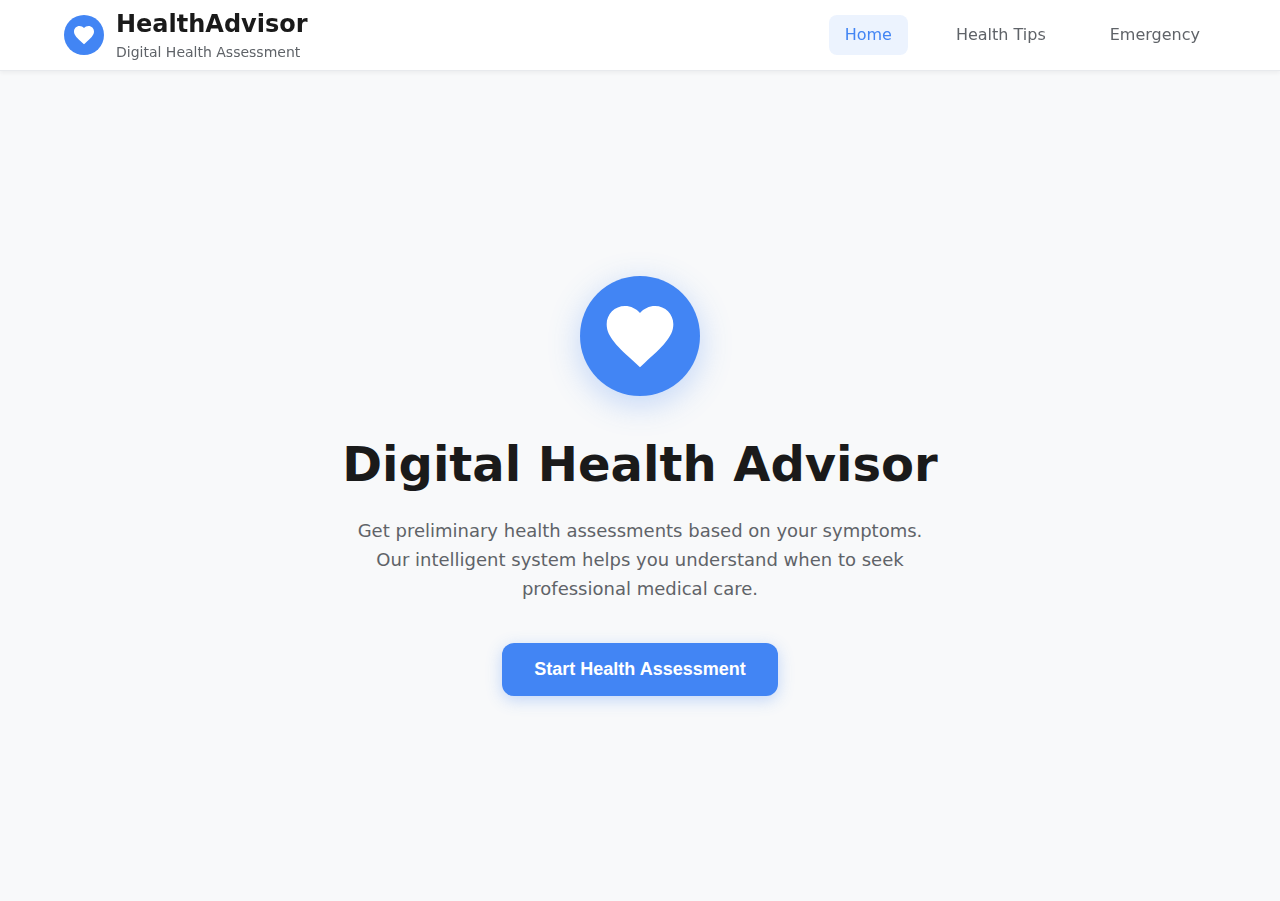
<file: index.html>
<!doctype html>
<html lang="en">
  <head>
    <meta charset="UTF-8" />
    <link rel="icon" type="image/svg+xml" href="/vite.svg" />
    <meta name="viewport" content="width=device-width, initial-scale=1.0" />
    <title>HealthAdvisor - Digital Health Assessment</title>
    <link rel="stylesheet" href="styles/main.css">
  </head>
  <body>
    <nav class="navbar">
      <div class="nav-container">
        <div class="nav-brand">
          <div class="health-icon">
            <svg width="24" height="24" viewBox="0 0 24 24" fill="none" xmlns="http://www.w3.org/2000/svg">
              <path d="M12 21.35l-1.45-1.32C5.4 15.36 2 12.28 2 8.5 2 5.42 4.42 3 7.5 3c1.74 0 3.41.81 4.5 2.09C13.09 3.81 14.76 3 16.5 3 19.58 3 22 5.42 22 8.5c0 3.78-3.4 6.86-8.55 11.54L12 21.35z" fill="currentColor"/>
            </svg>
          </div>
          <div class="brand-text">
            <h2>HealthAdvisor</h2>
            <span>Digital Health Assessment</span>
          </div>
        </div>
        <div class="nav-links">
          <a href="index.html" class="nav-link active">Home</a>
          <a href="health-tips.html" class="nav-link">Health Tips</a>
          <a href="emergency.html" class="nav-link">Emergency</a>
        </div>
      </div>
    </nav>

    <main class="main-content">
      <div class="hero-section">
        <div class="hero-icon">
          <svg width="80" height="80" viewBox="0 0 24 24" fill="none" xmlns="http://www.w3.org/2000/svg">
            <path d="M12 21.35l-1.45-1.32C5.4 15.36 2 12.28 2 8.5 2 5.42 4.42 3 7.5 3c1.74 0 3.41.81 4.5 2.09C13.09 3.81 14.76 3 16.5 3 19.58 3 22 5.42 22 8.5c0 3.78-3.4 6.86-8.55 11.54L12 21.35z" fill="white"/>
          </svg>
        </div>
        <h1 class="hero-title">Digital Health Advisor</h1>
        <p class="hero-description">
          Get preliminary health assessments based on your symptoms. Our intelligent system helps you understand when to seek professional medical care.
        </p>
        <button class="cta-button" onclick="window.location.href='assessment.html'">
          Start Health Assessment
        </button>
      </div>
    </main>

    <script src="scripts/main.js"></script>
  </body>
</html>
</file>
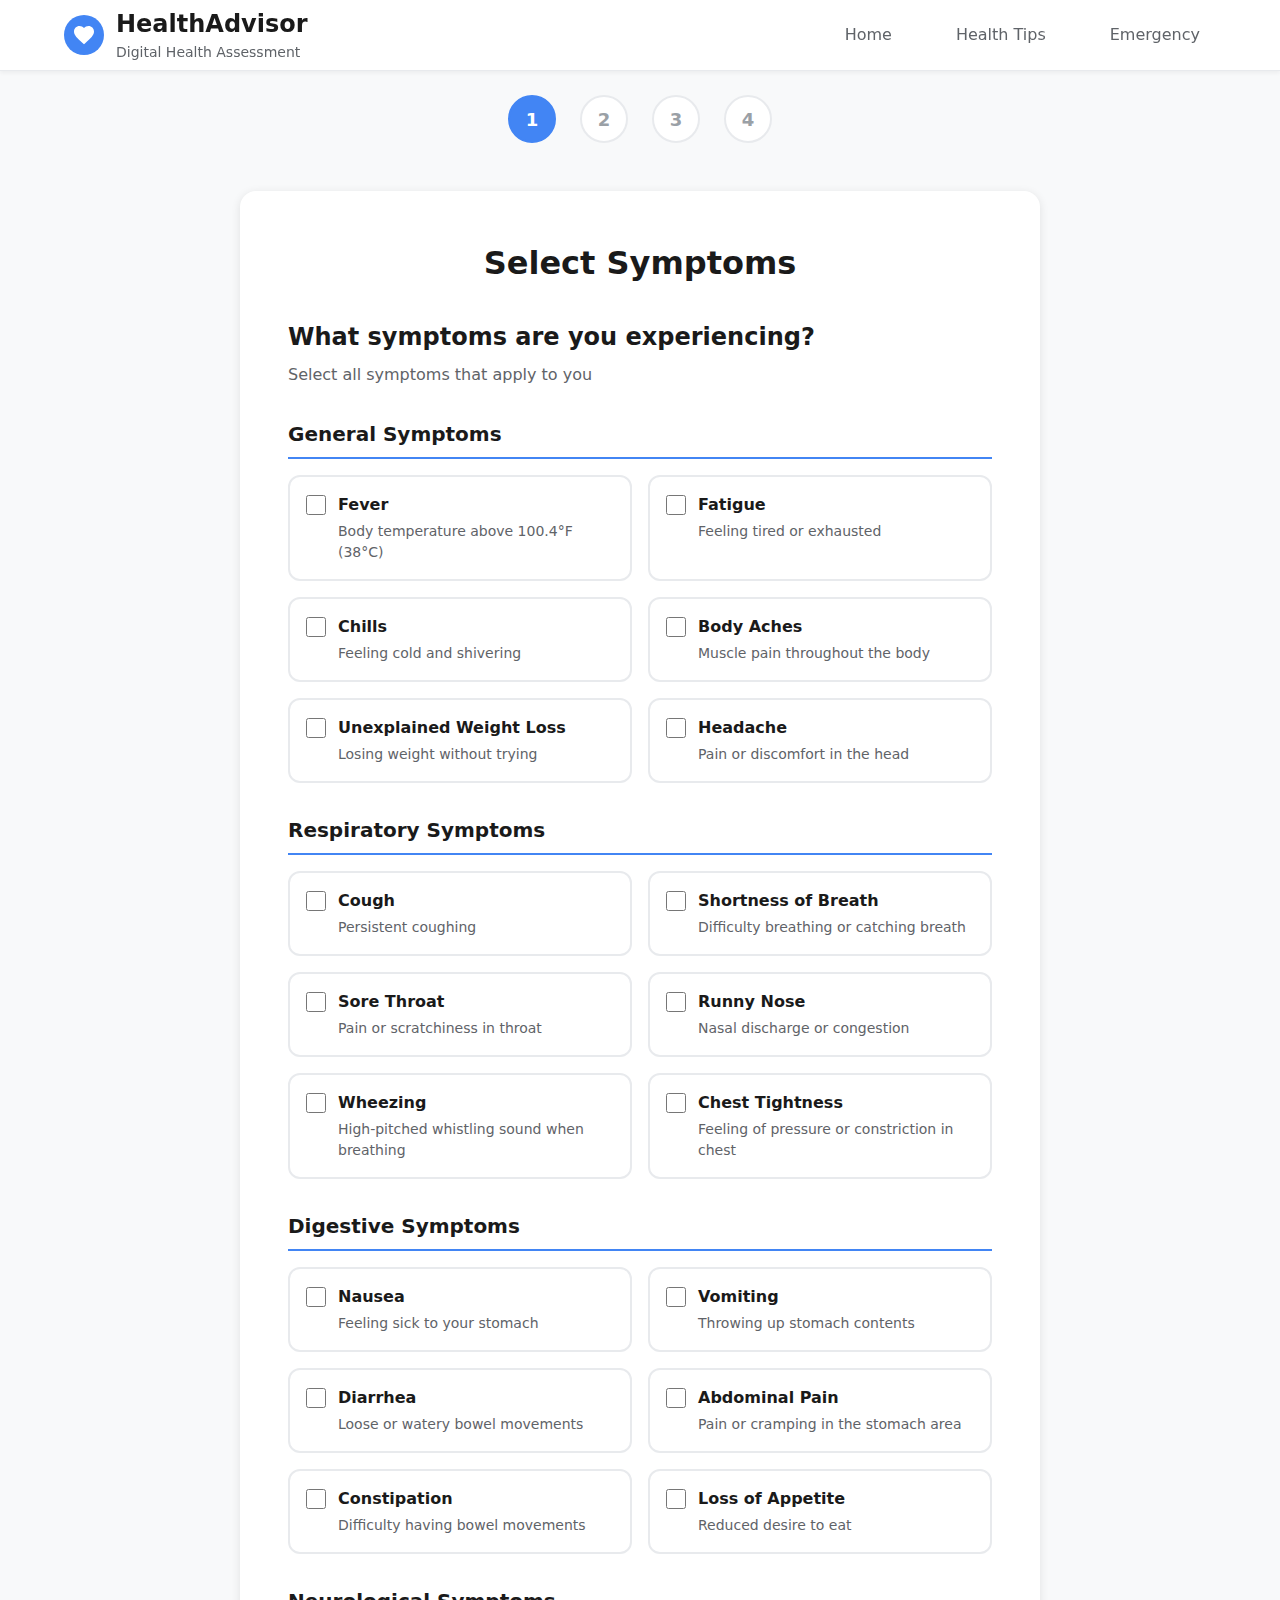
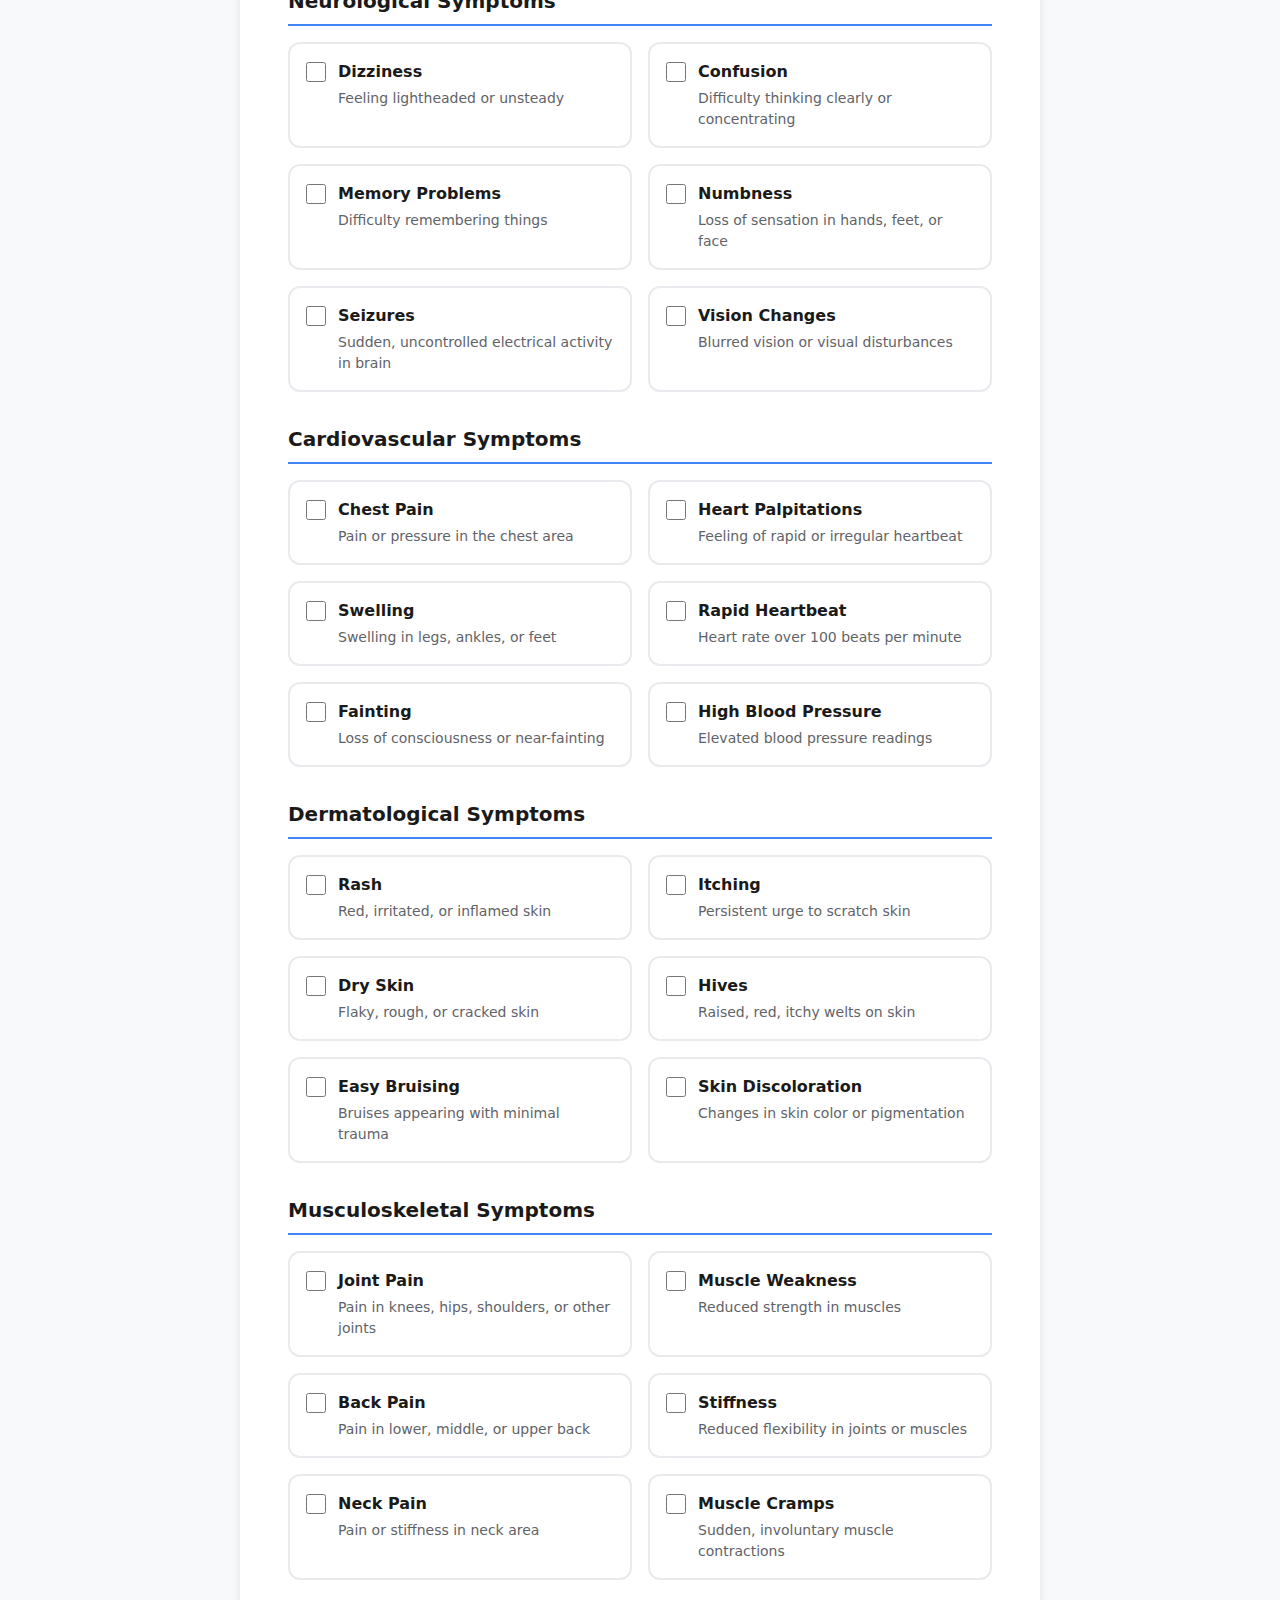
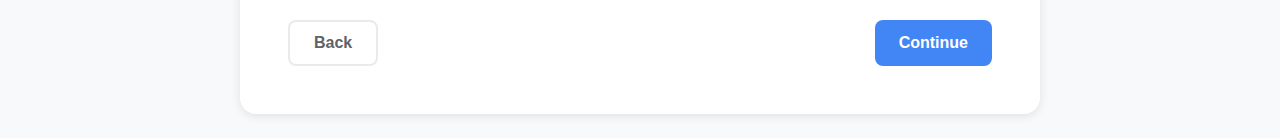
<file: assessment.html>
<!doctype html>
<html lang="en">
  <head>
    <meta charset="UTF-8" />
    <link rel="icon" type="image/svg+xml" href="/vite.svg" />
    <meta name="viewport" content="width=device-width, initial-scale=1.0" />
    <title>Health Assessment - HealthAdvisor</title>
    <link rel="stylesheet" href="styles/main.css">
    <link rel="stylesheet" href="styles/assessment.css">
  </head>
  <body>
    <nav class="navbar">
      <div class="nav-container">
        <div class="nav-brand">
          <div class="health-icon">
            <svg width="24" height="24" viewBox="0 0 24 24" fill="none" xmlns="http://www.w3.org/2000/svg">
              <path d="M12 21.35l-1.45-1.32C5.4 15.36 2 12.28 2 8.5 2 5.42 4.42 3 7.5 3c1.74 0 3.41.81 4.5 2.09C13.09 3.81 14.76 3 16.5 3 19.58 3 22 5.42 22 8.5c0 3.78-3.4 6.86-8.55 11.54L12 21.35z" fill="currentColor"/>
            </svg>
          </div>
          <div class="brand-text">
            <h2>HealthAdvisor</h2>
            <span>Digital Health Assessment</span>
          </div>
        </div>
        <div class="nav-links">
          <a href="index.html" class="nav-link">Home</a>
          <a href="health-tips.html" class="nav-link">Health Tips</a>
          <a href="emergency.html" class="nav-link">Emergency</a>
        </div>
      </div>
    </nav>

    <main class="assessment-main">
      <div class="progress-container">
        <div class="progress-steps">
          <div class="step active" data-step="1">1</div>
          <div class="step" data-step="2">2</div>
          <div class="step" data-step="3">3</div>
          <div class="step" data-step="4">4</div>
        </div>
      </div>

      <div class="assessment-container">
        <div class="step-content" id="step-1">
          <h2 class="step-title">Select Symptoms</h2>
          <div class="question-section">
            <h3 class="question-title">What symptoms are you experiencing?</h3>
            <p class="question-subtitle">Select all symptoms that apply to you</p>
          </div>

          <div class="symptoms-container">
            <div class="symptom-category">
              <h4 class="category-title">General Symptoms</h4>
              <div class="symptoms-grid">
                <label class="symptom-item">
                  <input type="checkbox" name="symptoms" value="fever">
                  <div class="symptom-content">
                    <div class="symptom-name">Fever</div>
                    <div class="symptom-description">Body temperature above 100.4°F (38°C)</div>
                  </div>
                </label>

                <label class="symptom-item">
                  <input type="checkbox" name="symptoms" value="fatigue">
                  <div class="symptom-content">
                    <div class="symptom-name">Fatigue</div>
                    <div class="symptom-description">Feeling tired or exhausted</div>
                  </div>
                </label>

                <label class="symptom-item">
                  <input type="checkbox" name="symptoms" value="chills">
                  <div class="symptom-content">
                    <div class="symptom-name">Chills</div>
                    <div class="symptom-description">Feeling cold and shivering</div>
                  </div>
                </label>

                <label class="symptom-item">
                  <input type="checkbox" name="symptoms" value="body-aches">
                  <div class="symptom-content">
                    <div class="symptom-name">Body Aches</div>
                    <div class="symptom-description">Muscle pain throughout the body</div>
                  </div>
                </label>

                <label class="symptom-item">
                  <input type="checkbox" name="symptoms" value="weight-loss">
                  <div class="symptom-content">
                    <div class="symptom-name">Unexplained Weight Loss</div>
                    <div class="symptom-description">Losing weight without trying</div>
                  </div>
                </label>

                <label class="symptom-item">
                  <input type="checkbox" name="symptoms" value="headache">
                  <div class="symptom-content">
                    <div class="symptom-name">Headache</div>
                    <div class="symptom-description">Pain or discomfort in the head</div>
                  </div>
                </label>
              </div>
            </div>

            <div class="symptom-category">
              <h4 class="category-title">Respiratory Symptoms</h4>
              <div class="symptoms-grid">
                <label class="symptom-item">
                  <input type="checkbox" name="symptoms" value="cough">
                  <div class="symptom-content">
                    <div class="symptom-name">Cough</div>
                    <div class="symptom-description">Persistent coughing</div>
                  </div>
                </label>

                <label class="symptom-item">
                  <input type="checkbox" name="symptoms" value="shortness-breath">
                  <div class="symptom-content">
                    <div class="symptom-name">Shortness of Breath</div>
                    <div class="symptom-description">Difficulty breathing or catching breath</div>
                  </div>
                </label>

                <label class="symptom-item">
                  <input type="checkbox" name="symptoms" value="sore-throat">
                  <div class="symptom-content">
                    <div class="symptom-name">Sore Throat</div>
                    <div class="symptom-description">Pain or scratchiness in throat</div>
                  </div>
                </label>

                <label class="symptom-item">
                  <input type="checkbox" name="symptoms" value="runny-nose">
                  <div class="symptom-content">
                    <div class="symptom-name">Runny Nose</div>
                    <div class="symptom-description">Nasal discharge or congestion</div>
                  </div>
                </label>

                <label class="symptom-item">
                  <input type="checkbox" name="symptoms" value="wheezing">
                  <div class="symptom-content">
                    <div class="symptom-name">Wheezing</div>
                    <div class="symptom-description">High-pitched whistling sound when breathing</div>
                  </div>
                </label>

                <label class="symptom-item">
                  <input type="checkbox" name="symptoms" value="chest-tightness">
                  <div class="symptom-content">
                    <div class="symptom-name">Chest Tightness</div>
                    <div class="symptom-description">Feeling of pressure or constriction in chest</div>
                  </div>
                </label>
              </div>
            </div>

            <div class="symptom-category">
              <h4 class="category-title">Digestive Symptoms</h4>
              <div class="symptoms-grid">
                <label class="symptom-item">
                  <input type="checkbox" name="symptoms" value="nausea">
                  <div class="symptom-content">
                    <div class="symptom-name">Nausea</div>
                    <div class="symptom-description">Feeling sick to your stomach</div>
                  </div>
                </label>

                <label class="symptom-item">
                  <input type="checkbox" name="symptoms" value="vomiting">
                  <div class="symptom-content">
                    <div class="symptom-name">Vomiting</div>
                    <div class="symptom-description">Throwing up stomach contents</div>
                  </div>
                </label>

                <label class="symptom-item">
                  <input type="checkbox" name="symptoms" value="diarrhea">
                  <div class="symptom-content">
                    <div class="symptom-name">Diarrhea</div>
                    <div class="symptom-description">Loose or watery bowel movements</div>
                  </div>
                </label>

                <label class="symptom-item">
                  <input type="checkbox" name="symptoms" value="abdominal-pain">
                  <div class="symptom-content">
                    <div class="symptom-name">Abdominal Pain</div>
                    <div class="symptom-description">Pain or cramping in the stomach area</div>
                  </div>
                </label>

                <label class="symptom-item">
                  <input type="checkbox" name="symptoms" value="constipation">
                  <div class="symptom-content">
                    <div class="symptom-name">Constipation</div>
                    <div class="symptom-description">Difficulty having bowel movements</div>
                  </div>
                </label>

                <label class="symptom-item">
                  <input type="checkbox" name="symptoms" value="loss-appetite">
                  <div class="symptom-content">
                    <div class="symptom-name">Loss of Appetite</div>
                    <div class="symptom-description">Reduced desire to eat</div>
                  </div>
                </label>
              </div>
            </div>

            <div class="symptom-category">
              <h4 class="category-title">Neurological Symptoms</h4>
              <div class="symptoms-grid">
                <label class="symptom-item">
                  <input type="checkbox" name="symptoms" value="dizziness">
                  <div class="symptom-content">
                    <div class="symptom-name">Dizziness</div>
                    <div class="symptom-description">Feeling lightheaded or unsteady</div>
                  </div>
                </label>

                <label class="symptom-item">
                  <input type="checkbox" name="symptoms" value="confusion">
                  <div class="symptom-content">
                    <div class="symptom-name">Confusion</div>
                    <div class="symptom-description">Difficulty thinking clearly or concentrating</div>
                  </div>
                </label>

                <label class="symptom-item">
                  <input type="checkbox" name="symptoms" value="memory-problems">
                  <div class="symptom-content">
                    <div class="symptom-name">Memory Problems</div>
                    <div class="symptom-description">Difficulty remembering things</div>
                  </div>
                </label>

                <label class="symptom-item">
                  <input type="checkbox" name="symptoms" value="numbness">
                  <div class="symptom-content">
                    <div class="symptom-name">Numbness</div>
                    <div class="symptom-description">Loss of sensation in hands, feet, or face</div>
                  </div>
                </label>

                <label class="symptom-item">
                  <input type="checkbox" name="symptoms" value="seizures">
                  <div class="symptom-content">
                    <div class="symptom-name">Seizures</div>
                    <div class="symptom-description">Sudden, uncontrolled electrical activity in brain</div>
                  </div>
                </label>

                <label class="symptom-item">
                  <input type="checkbox" name="symptoms" value="vision-changes">
                  <div class="symptom-content">
                    <div class="symptom-name">Vision Changes</div>
                    <div class="symptom-description">Blurred vision or visual disturbances</div>
                  </div>
                </label>
              </div>
            </div>

            <div class="symptom-category">
              <h4 class="category-title">Cardiovascular Symptoms</h4>
              <div class="symptoms-grid">
                <label class="symptom-item">
                  <input type="checkbox" name="symptoms" value="chest-pain">
                  <div class="symptom-content">
                    <div class="symptom-name">Chest Pain</div>
                    <div class="symptom-description">Pain or pressure in the chest area</div>
                  </div>
                </label>

                <label class="symptom-item">
                  <input type="checkbox" name="symptoms" value="palpitations">
                  <div class="symptom-content">
                    <div class="symptom-name">Heart Palpitations</div>
                    <div class="symptom-description">Feeling of rapid or irregular heartbeat</div>
                  </div>
                </label>

                <label class="symptom-item">
                  <input type="checkbox" name="symptoms" value="swelling">
                  <div class="symptom-content">
                    <div class="symptom-name">Swelling</div>
                    <div class="symptom-description">Swelling in legs, ankles, or feet</div>
                  </div>
                </label>

                <label class="symptom-item">
                  <input type="checkbox" name="symptoms" value="rapid-heartbeat">
                  <div class="symptom-content">
                    <div class="symptom-name">Rapid Heartbeat</div>
                    <div class="symptom-description">Heart rate over 100 beats per minute</div>
                  </div>
                </label>

                <label class="symptom-item">
                  <input type="checkbox" name="symptoms" value="fainting">
                  <div class="symptom-content">
                    <div class="symptom-name">Fainting</div>
                    <div class="symptom-description">Loss of consciousness or near-fainting</div>
                  </div>
                </label>

                <label class="symptom-item">
                  <input type="checkbox" name="symptoms" value="high-blood-pressure">
                  <div class="symptom-content">
                    <div class="symptom-name">High Blood Pressure</div>
                    <div class="symptom-description">Elevated blood pressure readings</div>
                  </div>
                </label>
              </div>
            </div>

            <div class="symptom-category">
              <h4 class="category-title">Dermatological Symptoms</h4>
              <div class="symptoms-grid">
                <label class="symptom-item">
                  <input type="checkbox" name="symptoms" value="rash">
                  <div class="symptom-content">
                    <div class="symptom-name">Rash</div>
                    <div class="symptom-description">Red, irritated, or inflamed skin</div>
                  </div>
                </label>

                <label class="symptom-item">
                  <input type="checkbox" name="symptoms" value="itching">
                  <div class="symptom-content">
                    <div class="symptom-name">Itching</div>
                    <div class="symptom-description">Persistent urge to scratch skin</div>
                  </div>
                </label>

                <label class="symptom-item">
                  <input type="checkbox" name="symptoms" value="dry-skin">
                  <div class="symptom-content">
                    <div class="symptom-name">Dry Skin</div>
                    <div class="symptom-description">Flaky, rough, or cracked skin</div>
                  </div>
                </label>

                <label class="symptom-item">
                  <input type="checkbox" name="symptoms" value="hives">
                  <div class="symptom-content">
                    <div class="symptom-name">Hives</div>
                    <div class="symptom-description">Raised, red, itchy welts on skin</div>
                  </div>
                </label>

                <label class="symptom-item">
                  <input type="checkbox" name="symptoms" value="bruising">
                  <div class="symptom-content">
                    <div class="symptom-name">Easy Bruising</div>
                    <div class="symptom-description">Bruises appearing with minimal trauma</div>
                  </div>
                </label>

                <label class="symptom-item">
                  <input type="checkbox" name="symptoms" value="skin-discoloration">
                  <div class="symptom-content">
                    <div class="symptom-name">Skin Discoloration</div>
                    <div class="symptom-description">Changes in skin color or pigmentation</div>
                  </div>
                </label>
              </div>
            </div>

            <div class="symptom-category">
              <h4 class="category-title">Musculoskeletal Symptoms</h4>
              <div class="symptoms-grid">
                <label class="symptom-item">
                  <input type="checkbox" name="symptoms" value="joint-pain">
                  <div class="symptom-content">
                    <div class="symptom-name">Joint Pain</div>
                    <div class="symptom-description">Pain in knees, hips, shoulders, or other joints</div>
                  </div>
                </label>

                <label class="symptom-item">
                  <input type="checkbox" name="symptoms" value="muscle-weakness">
                  <div class="symptom-content">
                    <div class="symptom-name">Muscle Weakness</div>
                    <div class="symptom-description">Reduced strength in muscles</div>
                  </div>
                </label>

                <label class="symptom-item">
                  <input type="checkbox" name="symptoms" value="back-pain">
                  <div class="symptom-content">
                    <div class="symptom-name">Back Pain</div>
                    <div class="symptom-description">Pain in lower, middle, or upper back</div>
                  </div>
                </label>

                <label class="symptom-item">
                  <input type="checkbox" name="symptoms" value="stiffness">
                  <div class="symptom-content">
                    <div class="symptom-name">Stiffness</div>
                    <div class="symptom-description">Reduced flexibility in joints or muscles</div>
                  </div>
                </label>

                <label class="symptom-item">
                  <input type="checkbox" name="symptoms" value="neck-pain">
                  <div class="symptom-content">
                    <div class="symptom-name">Neck Pain</div>
                    <div class="symptom-description">Pain or stiffness in neck area</div>
                  </div>
                </label>

                <label class="symptom-item">
                  <input type="checkbox" name="symptoms" value="muscle-cramps">
                  <div class="symptom-content">
                    <div class="symptom-name">Muscle Cramps</div>
                    <div class="symptom-description">Sudden, involuntary muscle contractions</div>
                  </div>
                </label>
              </div>
            </div>
          </div>

          <div class="step-actions">
            <button class="btn-secondary" onclick="window.location.href='index.html'">Back</button>
            <button class="btn-primary" onclick="nextStep()">Continue</button>
          </div>
        </div>

        <div class="step-content hidden" id="step-2">
          <h2 class="step-title">Duration & Severity</h2>
          <div class="question-section">
            <h3 class="question-title">How long have you been experiencing these symptoms?</h3>
            <div class="duration-options">
              <label class="radio-item">
                <input type="radio" name="duration" value="1-2-days">
                <span>1-2 days</span>
              </label>
              <label class="radio-item">
                <input type="radio" name="duration" value="3-7-days">
                <span>3-7 days</span>
              </label>
              <label class="radio-item">
                <input type="radio" name="duration" value="1-2-weeks">
                <span>1-2 weeks</span>
              </label>
              <label class="radio-item">
                <input type="radio" name="duration" value="more-than-2-weeks">
                <span>More than 2 weeks</span>
              </label>
            </div>
          </div>

          <div class="question-section">
            <h3 class="question-title">How would you rate the severity?</h3>
            <div class="severity-scale">
              <div class="scale-item" data-severity="1">
                <div class="scale-number">1</div>
                <span>Mild</span>
              </div>
              <div class="scale-item" data-severity="2">
                <div class="scale-number">2</div>
                <span>Moderate</span>
              </div>
              <div class="scale-item" data-severity="3">
                <div class="scale-number">3</div>
                <span>Severe</span>
              </div>
              <div class="scale-item" data-severity="4">
                <div class="scale-number">4</div>
                <span>Very Severe</span>
              </div>
              <div class="scale-item" data-severity="5">
                <div class="scale-number">5</div>
                <span>Extreme</span>
              </div>
            </div>
          </div>

          <div class="step-actions">
            <button class="btn-secondary" onclick="previousStep()">Back</button>
            <button class="btn-primary" onclick="nextStep()">Continue</button>
          </div>
        </div>

        <div class="step-content hidden" id="step-3">
          <h2 class="step-title">Additional Information</h2>
          <div class="question-section">
            <h3 class="question-title">Do you have any of the following?</h3>
            <div class="additional-info">
              <label class="checkbox-item">
                <input type="checkbox" name="conditions" value="diabetes">
                <span>Diabetes</span>
              </label>
              <label class="checkbox-item">
                <input type="checkbox" name="conditions" value="heart-disease">
                <span>Heart Disease</span>
              </label>
              <label class="checkbox-item">
                <input type="checkbox" name="conditions" value="high-blood-pressure">
                <span>High Blood Pressure</span>
              </label>
              <label class="checkbox-item">
                <input type="checkbox" name="conditions" value="asthma">
                <span>Asthma</span>
              </label>
              <label class="checkbox-item">
                <input type="checkbox" name="conditions" value="allergies">
                <span>Allergies</span>
              </label>
              <label class="checkbox-item">
                <input type="checkbox" name="conditions" value="none">
                <span>None of the above</span>
              </label>

            </div>
          </div>

          <div class="question-section">
            <h3 class="question-title">Are you currently taking any medications?</h3>
            <textarea class="medication-input" placeholder="Please list any medications you're currently taking..." rows="4"></textarea>
          </div>

          <div class="step-actions">
            <button class="btn-secondary" onclick="previousStep()">Back</button>
            <button class="btn-primary" onclick="nextStep()">Continue</button>
          </div>
        </div>

        <div class="step-content hidden" id="step-4">
          <h2 class="step-title">Assessment Results</h2>
          <div class="results-container">
            <div class="result-card" id="assessment-result">
              <!-- Results will be populated by JavaScript -->
            </div>
            <div class="disclaimer">
              <p><strong>Medical Disclaimer:</strong> This assessment is for informational purposes only and should not replace professional medical advice. Please consult with a healthcare provider for proper diagnosis and treatment.</p>
            </div>
          </div>

          <div class="step-actions">
            <button class="btn-secondary" onclick="previousStep()">Back</button>
            <button class="btn-primary" onclick="window.location.href='index.html'">Start New Assessment</button>
          </div>
        </div>
      </div>
    </main>

    <script src="scripts/assessment.js"></script>
  </body>
</html>
</file>
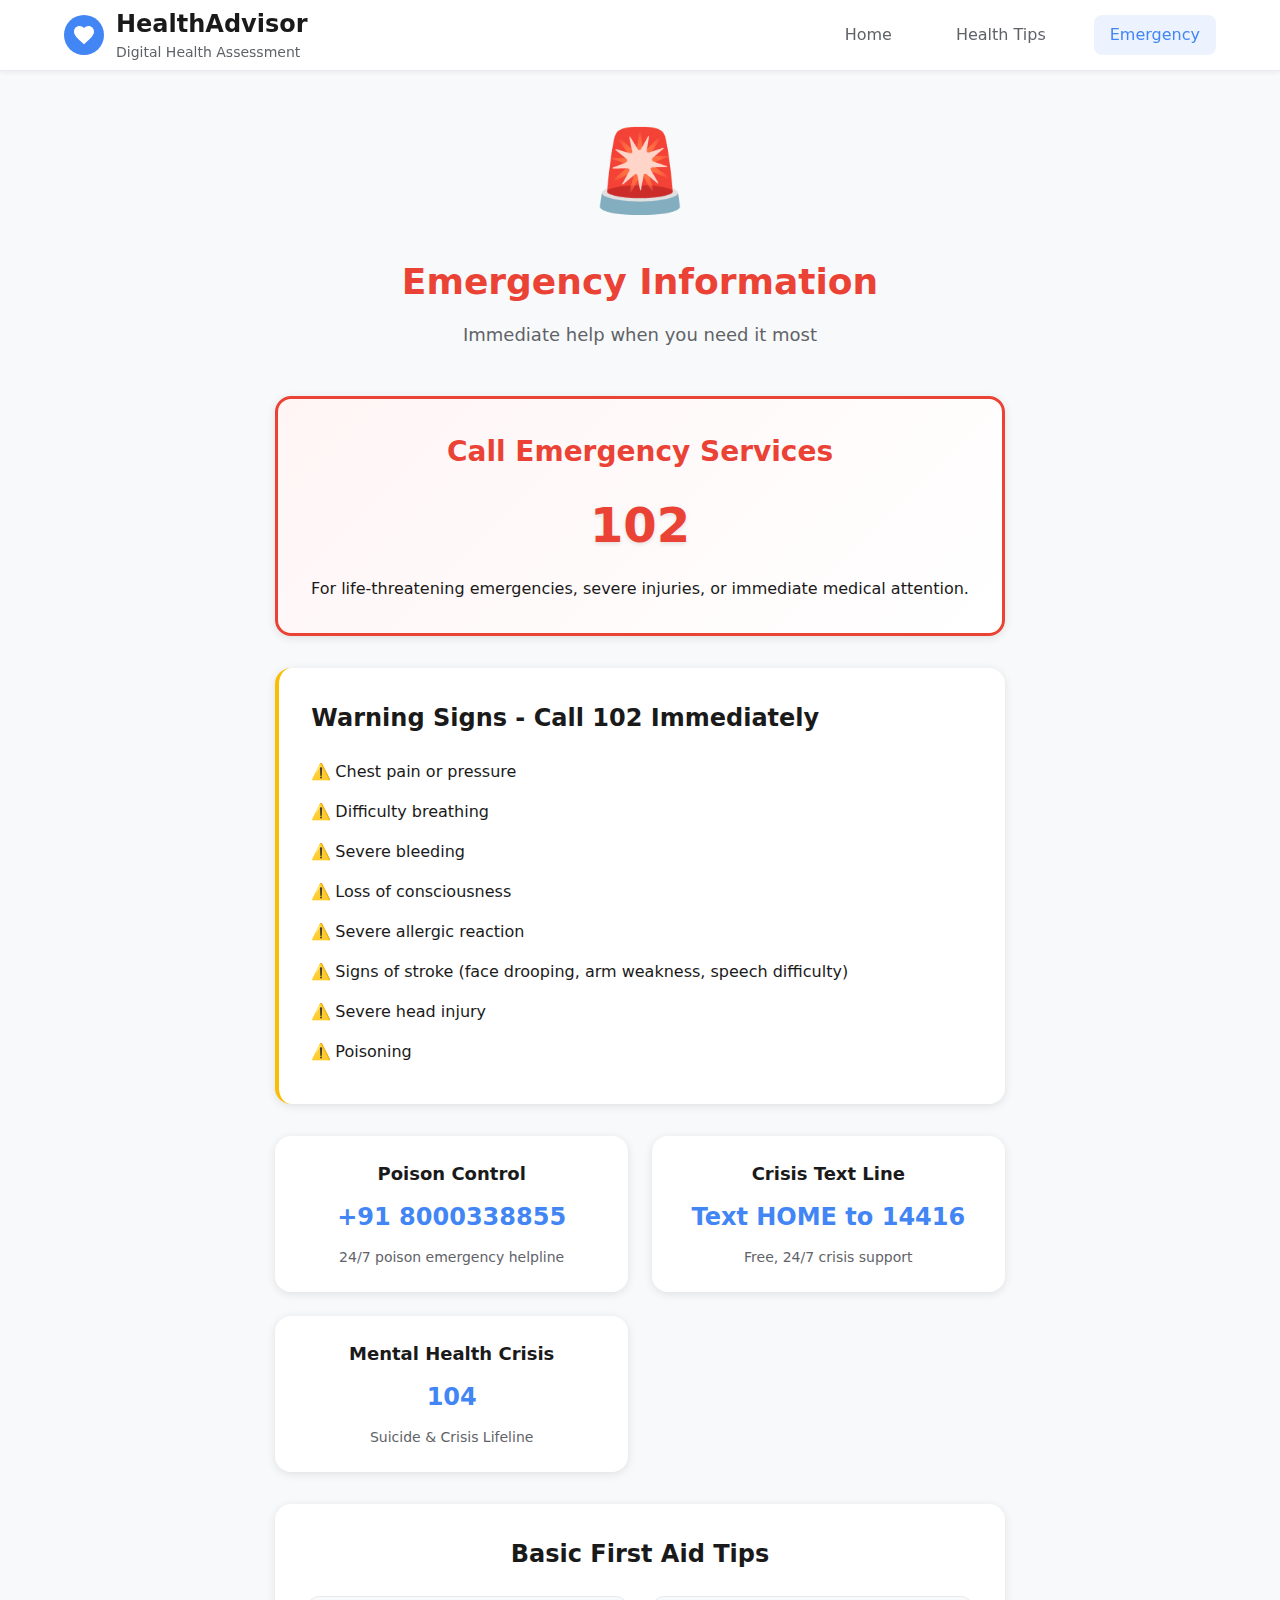
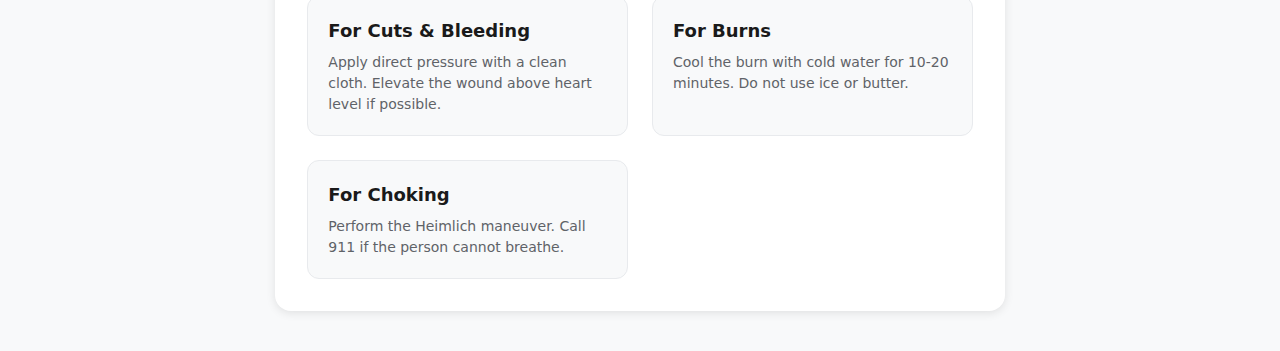
<file: emergency.html>
<!doctype html>
<html lang="en">
  <head>
    <meta charset="UTF-8" />
    <link rel="icon" type="image/svg+xml" href="/vite.svg" />
    <meta name="viewport" content="width=device-width, initial-scale=1.0" />
    <title>Emergency - HealthAdvisor</title>
    <link rel="stylesheet" href="styles/main.css">
    <link rel="stylesheet" href="styles/emergency.css">
  </head>
  <body>
    <nav class="navbar">
      <div class="nav-container">
        <div class="nav-brand">
          <div class="health-icon">
            <svg width="24" height="24" viewBox="0 0 24 24" fill="none" xmlns="http://www.w3.org/2000/svg">
              <path d="M12 21.35l-1.45-1.32C5.4 15.36 2 12.28 2 8.5 2 5.42 4.42 3 7.5 3c1.74 0 3.41.81 4.5 2.09C13.09 3.81 14.76 3 16.5 3 19.58 3 22 5.42 22 8.5c0 3.78-3.4 6.86-8.55 11.54L12 21.35z" fill="currentColor"/>
            </svg>
          </div>
          <div class="brand-text">
            <h2>HealthAdvisor</h2>
            <span>Digital Health Assessment</span>
          </div>
        </div>
        <div class="nav-links">
          <a href="index.html" class="nav-link">Home</a>
          <a href="health-tips.html" class="nav-link">Health Tips</a>
          <a href="emergency.html" class="nav-link active">Emergency</a>
        </div>
      </div>
    </nav>

    <main class="main-content">
      <div class="emergency-header">
        <div class="emergency-icon">🚨</div>
        <h1>Emergency Information</h1>
        <p class="emergency-subtitle">Immediate help when you need it most</p>
      </div>

      <div class="emergency-content">
        <div class="emergency-card urgent">
          <h2>Call Emergency Services</h2>
          <div class="emergency-number">102</div>
          <p>For life-threatening emergencies, severe injuries, or immediate medical attention.</p>
        </div>

        <div class="warning-signs">
          <h3>Warning Signs - Call 102 Immediately</h3>
          <ul class="warning-list">
            <li>Chest pain or pressure</li>
            <li>Difficulty breathing</li>
            <li>Severe bleeding</li>
            <li>Loss of consciousness</li>
            <li>Severe allergic reaction</li>
            <li>Signs of stroke (face drooping, arm weakness, speech difficulty)</li>
            <li>Severe head injury</li>
            <li>Poisoning</li>
          </ul>
        </div>

        <div class="contact-grid">
          <div class="contact-card">
            <h4>Poison Control</h4>
            <div class="contact-number">+91 8000338855</div>
            <p>24/7 poison emergency helpline</p>
          </div>

          <div class="contact-card">
            <h4>Crisis Text Line</h4>
            <div class="contact-number">Text HOME to 14416</div>
            <p>Free, 24/7 crisis support</p>
          </div>

          <div class="contact-card">
            <h4>Mental Health Crisis</h4>
            <div class="contact-number">104</div>
            <p>Suicide & Crisis Lifeline</p>
          </div>
        </div>

        <div class="first-aid-tips">
          <h3>Basic First Aid Tips</h3>
          <div class="tips-grid">
            <div class="first-aid-item">
              <h4>For Cuts & Bleeding</h4>
              <p>Apply direct pressure with a clean cloth. Elevate the wound above heart level if possible.</p>
            </div>
            <div class="first-aid-item">
              <h4>For Burns</h4>
              <p>Cool the burn with cold water for 10-20 minutes. Do not use ice or butter.</p>
            </div>
            <div class="first-aid-item">
              <h4>For Choking</h4>
              <p>Perform the Heimlich maneuver. Call 911 if the person cannot breathe.</p>
            </div>
          </div>
        </div>
      </div>
    </main>

    <script src="scripts/main.js"></script>
  </body>
</html>
</file>
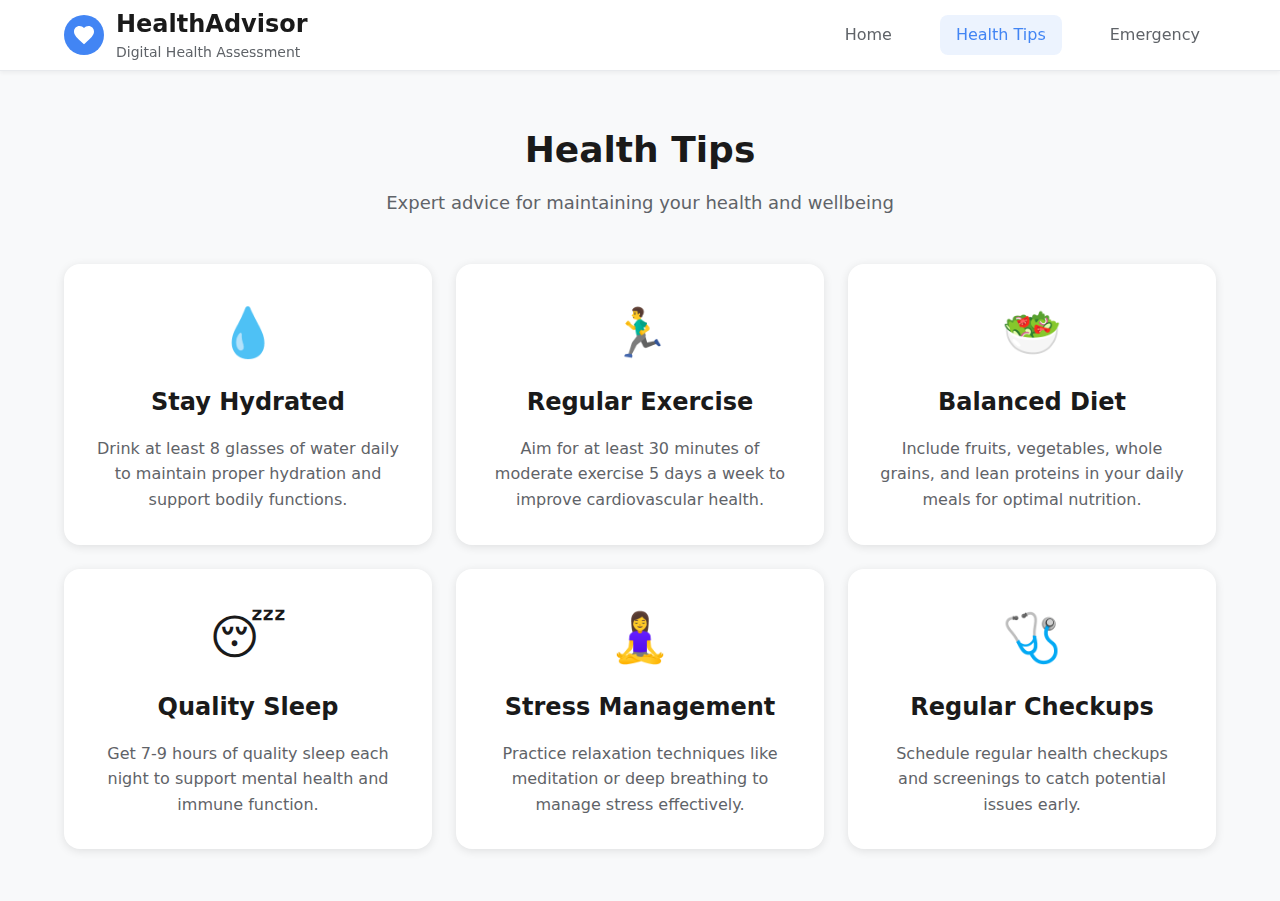
<file: health-tips.html>
<!doctype html>
<html lang="en">
  <head>
    <meta charset="UTF-8" />
    <link rel="icon" type="image/svg+xml" href="/vite.svg" />
    <meta name="viewport" content="width=device-width, initial-scale=1.0" />
    <title>Health Tips - HealthAdvisor</title>
    <link rel="stylesheet" href="styles/main.css">
    <link rel="stylesheet" href="styles/health-tips.css">
  </head>
  <body>
    <nav class="navbar">
      <div class="nav-container">
        <div class="nav-brand">
          <div class="health-icon">
            <svg width="24" height="24" viewBox="0 0 24 24" fill="none" xmlns="http://www.w3.org/2000/svg">
              <path d="M12 21.35l-1.45-1.32C5.4 15.36 2 12.28 2 8.5 2 5.42 4.42 3 7.5 3c1.74 0 3.41.81 4.5 2.09C13.09 3.81 14.76 3 16.5 3 19.58 3 22 5.42 22 8.5c0 3.78-3.4 6.86-8.55 11.54L12 21.35z" fill="currentColor"/>
            </svg>
          </div>
          <div class="brand-text">
            <h2>HealthAdvisor</h2>
            <span>Digital Health Assessment</span>
          </div>
        </div>
        <div class="nav-links">
          <a href="index.html" class="nav-link">Home</a>
          <a href="health-tips.html" class="nav-link active">Health Tips</a>
          <a href="emergency.html" class="nav-link">Emergency</a>
        </div>
      </div>
    </nav>

    <main class="main-content">
      <div class="page-header">
        <h1>Health Tips</h1>
        <p>Expert advice for maintaining your health and wellbeing</p>
      </div>

      <div class="tips-container">
        <div class="tip-card">
          <div class="tip-icon">💧</div>
          <h3>Stay Hydrated</h3>
          <p>Drink at least 8 glasses of water daily to maintain proper hydration and support bodily functions.</p>
        </div>

        <div class="tip-card">
          <div class="tip-icon">🏃‍♂️</div>
          <h3>Regular Exercise</h3>
          <p>Aim for at least 30 minutes of moderate exercise 5 days a week to improve cardiovascular health.</p>
        </div>

        <div class="tip-card">
          <div class="tip-icon">🥗</div>
          <h3>Balanced Diet</h3>
          <p>Include fruits, vegetables, whole grains, and lean proteins in your daily meals for optimal nutrition.</p>
        </div>

        <div class="tip-card">
          <div class="tip-icon">😴</div>
          <h3>Quality Sleep</h3>
          <p>Get 7-9 hours of quality sleep each night to support mental health and immune function.</p>
        </div>

        <div class="tip-card">
          <div class="tip-icon">🧘‍♀️</div>
          <h3>Stress Management</h3>
          <p>Practice relaxation techniques like meditation or deep breathing to manage stress effectively.</p>
        </div>

        <div class="tip-card">
          <div class="tip-icon">🩺</div>
          <h3>Regular Checkups</h3>
          <p>Schedule regular health checkups and screenings to catch potential issues early.</p>
        </div>
      </div>
    </main>

    <script src="scripts/main.js"></script>
  </body>
</html>
</file>
<file: styles/main.css>
* {
  margin: 0;
  padding: 0;
  box-sizing: border-box;
  scrollbar-width: none;
}

:root {
  --primary-color: #4285F4;
  --primary-hover: #3367D6;
  --secondary-color: #34A853;
  --accent-color: #EA4335;
  --warning-color: #FBBC04;
  --text-dark: #1a1a1a;
  --text-medium: #5f6368;
  --text-light: #9aa0a6;
  --background-light: #f8f9fa;
  --border-color: #e8eaed;
  --card-shadow: 0 2px 10px rgba(0, 0, 0, 0.1);
  --transition: all 0.3s cubic-bezier(0.4, 0, 0.2, 1);
}

body {
  font-family: 'Inter', system-ui, -apple-system, BlinkMacSystemFont, 'Segoe UI', Roboto, sans-serif;
  line-height: 1.5;
  color: var(--text-dark);
  background-color: var(--background-light);
  min-height: 100vh;
}

/* Navigation */
.navbar {
  background: white;
  border-bottom: 1px solid var(--border-color);
  position: sticky;
  top: 0;
  z-index: 100;
  box-shadow: 0 2px 4px rgba(0, 0, 0, 0.05);
}

.nav-container {
  max-width: 1200px;
  margin: 0 auto;
  padding: 0 24px;
  display: flex;
  align-items: center;
  justify-content: space-between;
  height: 70px;
}

.nav-brand {
  display: flex;
  align-items: center;
  gap: 12px;
}

.health-icon {
  width: 40px;
  height: 40px;
  background: var(--primary-color);
  border-radius: 50%;
  display: flex;
  align-items: center;
  justify-content: center;
  color: white;
}

.brand-text h2 {
  font-size: 24px;
  font-weight: 600;
  color: var(--text-dark);
  margin-bottom: -2px;
}

.brand-text span {
  font-size: 14px;
  color: var(--text-medium);
}

.nav-links {
  display: flex;
  gap: 32px;
}

.nav-link {
  text-decoration: none;
  color: var(--text-medium);
  font-weight: 500;
  padding: 8px 16px;
  border-radius: 8px;
  transition: var(--transition);
}

.nav-link:hover,
.nav-link.active {
  color: var(--primary-color);
  background: rgba(66, 133, 244, 0.1);
}

/* Main Content */
.main-content {
  min-height: calc(100vh - 70px);
  display: flex;
  align-items: center;
  justify-content: center;
  flex-direction: column;
  padding: 40px 24px;
}

/* Hero Section */
.hero-section {
  text-align: center;
  max-width: 600px;
}

.hero-icon {
  width: 120px;
  height: 120px;
  background: var(--primary-color);
  border-radius: 50%;
  display: flex;
  align-items: center;
  justify-content: center;
  margin: 0 auto 40px;
  box-shadow: 0 8px 32px rgba(66, 133, 244, 0.3);
  transition: var(--transition);
}

.hero-icon:hover {
  transform: translateY(-4px);
  box-shadow: 0 12px 40px rgba(66, 133, 244, 0.4);
}

.hero-title {
  font-size: 48px;
  font-weight: 700;
  color: var(--text-dark);
  margin-bottom: 24px;
  line-height: 1.2;
}

.hero-description {
  font-size: 18px;
  color: var(--text-medium);
  margin-bottom: 40px;
  line-height: 1.6;
}

.cta-button {
  background: var(--primary-color);
  color: white;
  border: none;
  padding: 16px 32px;
  font-size: 18px;
  font-weight: 600;
  border-radius: 12px;
  cursor: pointer;
  transition: var(--transition);
  box-shadow: 0 4px 16px rgba(66, 133, 244, 0.3);
}

.cta-button:hover {
  background: var(--primary-hover);
  transform: translateY(-2px);
  box-shadow: 0 6px 20px rgba(66, 133, 244, 0.4);
}

/* Buttons */
.btn-primary {
  background: var(--primary-color);
  color: white;
  border: none;
  padding: 12px 24px;
  font-size: 16px;
  font-weight: 600;
  border-radius: 8px;
  cursor: pointer;
  transition: var(--transition);
}

.btn-primary:hover {
  background: var(--primary-hover);
  transform: translateY(-1px);
}

.btn-secondary {
  background: white;
  color: var(--text-medium);
  border: 2px solid var(--border-color);
  padding: 12px 24px;
  font-size: 16px;
  font-weight: 600;
  border-radius: 8px;
  cursor: pointer;
  transition: var(--transition);
}

.btn-secondary:hover {
  border-color: var(--primary-color);
  color: var(--primary-color);
}

/* Utility Classes */
.hidden {
  display: none !important;
}

/* Page Header */
.page-header {
  text-align: center;
  margin-bottom: 48px;
}

.page-header h1 {
  font-size: 36px;
  font-weight: 700;
  color: var(--text-dark);
  margin-bottom: 12px;
}

.page-header p {
  font-size: 18px;
  color: var(--text-medium);
}

/* Responsive Design */
@media (max-width: 768px) {
  .nav-container {
    padding: 0 10px;
    height: 60px;
  }

  .nav-links {
    gap: 16px;
  }

  .nav-link {
    padding: 6px 12px;
    font-size: 14px;
  }

  .brand-text h2 {
    font-size: 20px;
  }

  .brand-text span {
    font-size: 12px;
  }

  .hero-title {
    font-size: 36px;
  }

  .hero-description {
    font-size: 16px;
  }

  .cta-button {
    padding: 14px 28px;
    font-size: 16px;
  }

  .main-content {
    padding: 24px 16px;
  }

  .page-header h1 {
    font-size: 28px;
  }

  .page-header p {
    font-size: 16px;
  }
}

@media (max-width: 480px) {
  .nav-container {
    flex-direction: column;
    height: auto;
    padding: 12px 16px;
    gap: 12px;
  }

  .hero-icon {
    width: 100px;
    height: 100px;
    margin-bottom: 32px;
  }

  .hero-title {
    font-size: 28px;
  }

  .hero-description {
    font-size: 14px;
    margin-bottom: 32px;
  }
}
</file>
<file: styles/assessment.css>
/* Assessment Specific Styles */
.assessment-main {
  min-height: calc(100vh - 70px);
  padding: 24px;
}

.progress-container {
  max-width: 800px;
  margin: 0 auto 48px;
}

.progress-steps {
  display: flex;
  justify-content: center;
  gap: 24px;
  margin-bottom: 24px;
}

.step {
  width: 48px;
  height: 48px;
  border-radius: 50%;
  display: flex;
  align-items: center;
  justify-content: center;
  font-weight: 600;
  font-size: 18px;
  background: white;
  border: 2px solid var(--border-color);
  color: var(--text-light);
  transition: var(--transition);
}

.step.active {
  background: var(--primary-color);
  border-color: var(--primary-color);
  color: white;
}

.step.completed {
  background: var(--secondary-color);
  border-color: var(--secondary-color);
  color: white;
}

.assessment-container {
  max-width: 800px;
  margin: 0 auto;
  background: white;
  border-radius: 16px;
  padding: 48px;
  box-shadow: var(--card-shadow);
}

.step-content {
  min-height: 500px;
}

.step-title {
  font-size: 32px;
  font-weight: 700;
  color: var(--text-dark);
  margin-bottom: 32px;
  text-align: center;
}

.question-section {
  margin-bottom: 32px;
}

.question-title {
  font-size: 24px;
  font-weight: 600;
  color: var(--text-dark);
  margin-bottom: 8px;
}

.question-subtitle {
  color: var(--text-medium);
  font-size: 16px;
  margin-bottom: 24px;
}

/* Symptoms */
.symptoms-container {
  margin-bottom: 32px;
}

.symptom-category {
  margin-bottom: 32px;
}

.category-title {
  font-size: 20px;
  font-weight: 600;
  color: var(--text-dark);
  margin-bottom: 16px;
  padding-bottom: 8px;
  border-bottom: 2px solid var(--primary-color);
}

.symptoms-grid {
  display: grid;
  grid-template-columns: repeat(auto-fit, minmax(300px, 1fr));
  gap: 16px;
}

.symptom-item {
  display: flex;
  align-items: flex-start;
  gap: 12px;
  padding: 16px;
  border: 2px solid var(--border-color);
  border-radius: 12px;
  cursor: pointer;
  transition: var(--transition);
  background: white;
}

.symptom-item:hover {
  border-color: var(--primary-color);
  box-shadow: 0 4px 12px rgba(66, 133, 244, 0.15);
}

.symptom-item input[type="checkbox"] {
  margin-top: 2px;
  width: 20px;
  height: 20px;
  accent-color: var(--primary-color);
}

.symptom-item:has(input:checked) {
  border-color: var(--primary-color);
  background: rgba(66, 133, 244, 0.05);
}

.symptom-content {
  flex: 1;
}

.symptom-name {
  font-weight: 600;
  color: var(--text-dark);
  margin-bottom: 4px;
}

.symptom-description {
  color: var(--text-medium);
  font-size: 14px;
}

/* Duration Options */
.duration-options {
  display: grid;
  grid-template-columns: repeat(auto-fit, minmax(200px, 1fr));
  gap: 16px;
}

.radio-item {
  display: flex;
  align-items: center;
  gap: 12px;
  padding: 16px 20px;
  border: 2px solid var(--border-color);
  border-radius: 12px;
  cursor: pointer;
  transition: var(--transition);
  background: white;
}

.radio-item:hover {
  border-color: var(--primary-color);
}

.radio-item input[type="radio"] {
  width: 20px;
  height: 20px;
  accent-color: var(--primary-color);
}

.radio-item:has(input:checked) {
  border-color: var(--primary-color);
  background: rgba(66, 133, 244, 0.05);
}

.radio-item span {
  font-weight: 500;
  color: var(--text-dark);
}

/* Severity Scale */
.severity-scale {
  display: flex;
  justify-content: space-between;
  gap: 16px;
  margin: 24px 0;
}

.scale-item {
  flex: 1;
  text-align: center;
  padding: 16px 8px;
  border: 2px solid var(--border-color);
  border-radius: 12px;
  cursor: pointer;
  transition: var(--transition);
  background: white;
}

.scale-item:hover {
  border-color: var(--primary-color);
  transform: translateY(-2px);
}

.scale-item.selected {
  border-color: var(--primary-color);
  background: rgba(66, 133, 244, 0.1);
}

.scale-number {
  width: 40px;
  height: 40px;
  border-radius: 50%;
  background: var(--border-color);
  display: flex;
  align-items: center;
  justify-content: center;
  margin: 0 auto 8px;
  font-weight: 700;
  font-size: 18px;
  transition: var(--transition);
}

.scale-item.selected .scale-number {
  background: var(--primary-color);
  color: white;
}

.scale-item span {
  font-weight: 500;
  color: var(--text-medium);
  font-size: 14px;
}

.scale-item.selected span {
  color: var(--primary-color);
  font-weight: 600;
}

/* Additional Information */
.additional-info {
  display: grid;
  grid-template-columns: repeat(auto-fit, minmax(250px, 1fr));
  gap: 16px;
  margin-bottom: 24px;
}

.checkbox-item {
  display: flex;
  align-items: center;
  gap: 12px;
  padding: 12px 16px;
  border: 2px solid var(--border-color);
  border-radius: 8px;
  cursor: pointer;
  transition: var(--transition);
  background: white;
}

.checkbox-item:hover {
  border-color: var(--primary-color);
}

.checkbox-item input[type="checkbox"] {
  width: 18px;
  height: 18px;
  accent-color: var(--primary-color);
}

.checkbox-item:has(input:checked) {
  border-color: var(--primary-color);
  background: rgba(66, 133, 244, 0.05);
}

.checkbox-item span {
  font-weight: 500;
  color: var(--text-dark);
}

.medication-input {
  width: 100%;
  padding: 16px;
  border: 2px solid var(--border-color);
  border-radius: 12px;
  font-family: inherit;
  font-size: 16px;
  resize: vertical;
  transition: var(--transition);
}

.medication-input:focus {
  outline: none;
  border-color: var(--primary-color);
  box-shadow: 0 0 0 3px rgba(66, 133, 244, 0.1);
}

/* Results */
.results-container {
  text-align: left;
}

.result-card {
  background: white;
  border: 2px solid var(--border-color);
  border-radius: 16px;
  padding: 32px;
  margin-bottom: 24px;
  box-shadow: var(--card-shadow);
}

.results-header {
  display: flex;
  align-items: center;
  gap: 12px;
  margin-bottom: 24px;
}

.results-icon {
  font-size: 24px;
  color: var(--primary-color);
}

.results-title {
  font-size: 24px;
  font-weight: 700;
  color: var(--text-dark);
  margin: 0;
}

.results-subtitle {
  color: var(--text-medium);
  font-size: 16px;
  margin-bottom: 24px;
}

.condition-item {
  border: 1px solid var(--border-color);
  border-radius: 12px;
  padding: 24px;
  margin-bottom: 16px;
  background: white;
}

.condition-header {
  display: flex;
  justify-content: space-between;
  align-items: flex-start;
  margin-bottom: 16px;
}

.condition-info {
  flex: 1;
}

.condition-name {
  font-size: 20px;
  font-weight: 600;
  color: var(--text-dark);
  margin-bottom: 4px;
}

.confidence-badge {
  padding: 4px 8px;
  border-radius: 6px;
  font-size: 12px;
  font-weight: 600;
  text-transform: uppercase;
  margin-left: 8px;
}

.confidence-high {
  background: #dcfce7;
  color: #166534;
}

.confidence-medium {
  background: #fef3c7;
  color: #92400e;
}

.confidence-low {
  background: #fee2e2;
  color: #991b1b;
}

.match-percentage {
  text-align: right;
}

.match-number {
  font-size: 32px;
  font-weight: 700;
  color: var(--primary-color);
  line-height: 1;
}

.match-label {
  font-size: 14px;
  color: var(--text-medium);
}

.condition-description {
  font-size: 18px;
  color: var(--text-medium);
  margin-bottom: 20px;
  line-height: 1.6;
}

.condition-details {
  display: grid;
  grid-template-columns: 1fr 1fr;
  gap: 24px;
}

.detail-section h4 {
  font-size: 16px;
  font-weight: 600;
  color: var(--text-dark);
  margin-bottom: 12px;
}

.detail-section p {
  color: var(--text-medium);
  font-size: 14px;
  line-height: 1.5;
}

.emergency-warning {
  background: #fef2f2;
  border: 1px solid #fecaca;
  border-radius: 12px;
  padding: 16px;
  margin-top: 16px;
  display: flex;
  align-items: flex-start;
  gap: 12px;
}

.emergency-warning .warning-icon {
  color: #dc2626;
  font-size: 20px;
  margin-top: 2px;
}

.emergency-warning .warning-content {
  flex: 1;
}

.emergency-warning .warning-title {
  font-size: 16px;
  font-weight: 600;
  color: #dc2626;
  margin-bottom: 8px;
}

.emergency-warning .warning-text {
  color: #7f1d1d;
  font-size: 14px;
  line-height: 1.5;
}

.no-results {
  text-align: center;
  padding: 48px 24px;
  color: var(--text-medium);
}

.no-results-icon {
  font-size: 48px;
  margin-bottom: 16px;
}

.no-results h3 {
  font-size: 20px;
  font-weight: 600;
  margin-bottom: 8px;
  color: var(--text-dark);
}

.no-results p {
  font-size: 16px;
  line-height: 1.5;
}

.disclaimer {
  background: #fff3cd;
  border: 1px solid #ffeaa7;
  border-radius: 8px;
  padding: 16px;
  margin-top: 24px;
}

.disclaimer p {
  color: #856404;
  font-size: 14px;
  margin: 0;
}

/* Step Actions */
.step-actions {
  display: flex;
  justify-content: space-between;
  gap: 16px;
  margin-top: 40px;
}

/* Responsive Design */
@media (max-width: 768px) {
  .assessment-container {
    padding: 32px 24px;
    margin: 0 16px;
  }

  .step-title {
    font-size: 28px;
  }

  .question-title {
    font-size: 20px;
  }

  .symptoms-grid {
    grid-template-columns: 1fr;
  }

  .duration-options {
    grid-template-columns: 1fr;
  }

  .severity-scale {
    flex-direction: column;
    gap: 12px;
  }

  .additional-info {
    grid-template-columns: 1fr;
  }

  .step-actions {
    flex-direction: column;
  }

  .progress-steps {
    gap: 16px;
  }

  .step {
    width: 40px;
    height: 40px;
    font-size: 16px;
  }
}

@media (max-width: 480px) {
  .assessment-container {
    padding: 24px 16px;
    margin: 0 8px;
  }

  .step-title {
    font-size: 24px;
  }

  .question-title {
    font-size: 18px;
  }
}
</file>
<file: styles/emergency.css>
/* Emergency Specific Styles */
.emergency-header {
  text-align: center;
  margin-bottom: 48px;
}

.emergency-icon {
  font-size: 80px;
  margin-bottom: 24px;
}

.emergency-header h1 {
  font-size: 36px;
  font-weight: 700;
  color: var(--accent-color);
  margin-bottom: 12px;
}

.emergency-subtitle {
  font-size: 18px;
  color: var(--text-medium);
}

.emergency-content {
  max-width: 1000px;
  margin: 0 auto;
  padding: 0 24px;
}

.emergency-card {
  background: white;
  border-radius: 16px;
  padding: 32px;
  text-align: center;
  margin-bottom: 32px;
  box-shadow: var(--card-shadow);
}

.emergency-card.urgent {
  border: 3px solid var(--accent-color);
  background: linear-gradient(135deg, #fff5f5 0%, #ffffff 100%);
}

.emergency-card h2 {
  font-size: 28px;
  font-weight: 700;
  color: var(--accent-color);
  margin-bottom: 16px;
}

.emergency-number {
  font-size: 48px;
  font-weight: 900;
  color: var(--accent-color);
  margin: 16px 0;
  text-shadow: 0 2px 4px rgba(0, 0, 0, 0.1);
}

.warning-signs {
  background: white;
  border-radius: 16px;
  padding: 32px;
  margin-bottom: 32px;
  box-shadow: var(--card-shadow);
  border-left: 4px solid var(--warning-color);
}

.warning-signs h3 {
  font-size: 24px;
  font-weight: 700;
  color: var(--text-dark);
  margin-bottom: 16px;
}

.warning-list {
  list-style: none;
  padding: 0;
}

.warning-list li {
  padding: 8px 0;
  padding-left: 24px;
  position: relative;
  color: var(--text-dark);
  font-weight: 500;
}

.warning-list li::before {
  content: '⚠️';
  position: absolute;
  left: 0;
  font-size: 16px;
}

.contact-grid {
  display: grid;
  grid-template-columns: repeat(auto-fit, minmax(280px, 1fr));
  gap: 24px;
  margin-bottom: 32px;
}

.contact-card {
  background: white;
  border-radius: 16px;
  padding: 24px;
  text-align: center;
  box-shadow: var(--card-shadow);
  transition: var(--transition);
}

.contact-card:hover {
  transform: translateY(-2px);
  box-shadow: 0 8px 25px rgba(0, 0, 0, 0.15);
}

.contact-card h4 {
  font-size: 18px;
  font-weight: 600;
  color: var(--text-dark);
  margin-bottom: 8px;
}

.contact-number {
  font-size: 24px;
  font-weight: 700;
  color: var(--primary-color);
  margin: 12px 0;
}

.contact-card p {
  color: var(--text-medium);
  font-size: 14px;
}

.first-aid-tips {
  background: white;
  border-radius: 16px;
  padding: 32px;
  box-shadow: var(--card-shadow);
}

.first-aid-tips h3 {
  font-size: 24px;
  font-weight: 700;
  color: var(--text-dark);
  margin-bottom: 24px;
  text-align: center;
}

.tips-grid {
  display: grid;
  grid-template-columns: repeat(auto-fit, minmax(300px, 1fr));
  gap: 24px;
}

.first-aid-item {
  padding: 20px;
  border: 1px solid var(--border-color);
  border-radius: 12px;
  background: var(--background-light);
}

.first-aid-item h4 {
  font-size: 18px;
  font-weight: 600;
  color: var(--text-dark);
  margin-bottom: 8px;
}

.first-aid-item p {
  color: var(--text-medium);
  font-size: 14px;
  line-height: 1.5;
}

@media (max-width: 768px) {
  .emergency-content {
    padding: 0 16px;
  }

  .emergency-card {
    padding: 24px;
  }

  .emergency-number {
    font-size: 36px;
  }

  .warning-signs {
    padding: 24px;
  }

  .contact-grid {
    grid-template-columns: 1fr;
    gap: 16px;
  }

  .first-aid-tips {
    padding: 24px;
  }

  .tips-grid {
    grid-template-columns: 1fr;
    gap: 16px;
  }
}
</file>
<file: styles/health-tips.css>
/* Health Tips Specific Styles */
.tips-container {
  max-width: 1200px;
  margin: 0 auto;
  display: grid;
  grid-template-columns: repeat(auto-fit, minmax(350px, 1fr));
  gap: 24px;
  padding: 0 24px;
}

.tip-card {
  background: white;
  border-radius: 16px;
  padding: 32px;
  box-shadow: var(--card-shadow);
  transition: var(--transition);
  text-align: center;
}

.tip-card:hover {
  transform: translateY(-4px);
  box-shadow: 0 8px 25px rgba(0, 0, 0, 0.15);
}

.tip-icon {
  font-size: 48px;
  margin-bottom: 16px;
  display: block;
}

.tip-card h3 {
  font-size: 24px;
  font-weight: 700;
  color: var(--text-dark);
  margin-bottom: 16px;
}

.tip-card p {
  color: var(--text-medium);
  font-size: 16px;
  line-height: 1.6;
}

@media (max-width: 768px) {
  .tips-container {
    grid-template-columns: 1fr;
    gap: 16px;
    padding: 0 16px;
  }

  .tip-card {
    padding: 24px;
  }

  .tip-card h3 {
    font-size: 20px;
  }

  .tip-card p {
    font-size: 14px;
  }
}
</file>
